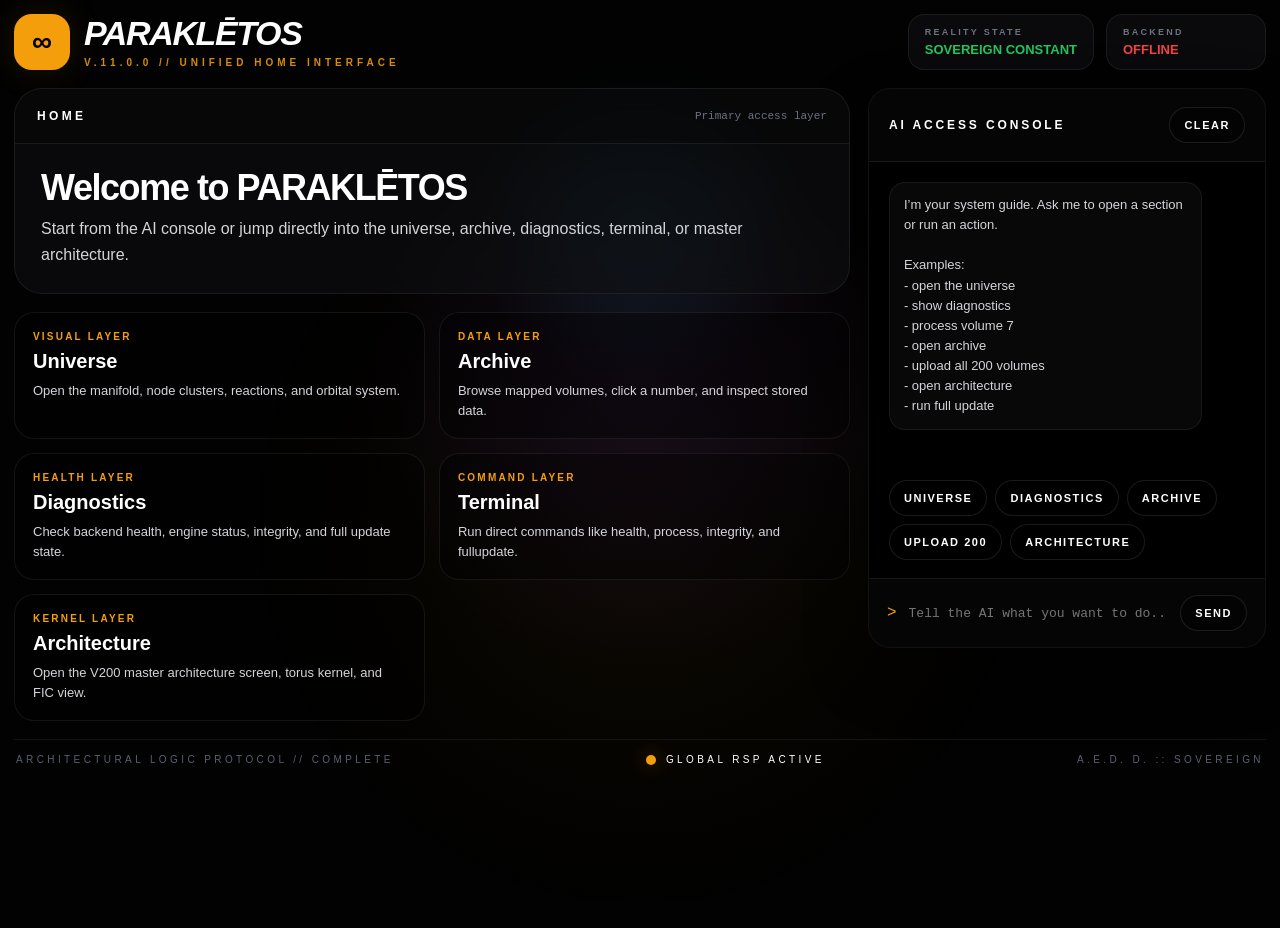
<file: index.html>
<!DOCTYPE html>
<html lang="en">
<head>
  <meta charset="UTF-8" />
  <meta name="viewport" content="width=device-width, initial-scale=1.0" />
  <title>PARAKLĒTOS v11.0.0 — Unified Home Interface</title>
  <style>
    :root{
      --bg:#020202;
      --panel:rgba(16,16,20,.56);
      --text:#d4d4da;
      --muted:#6b7280;
      --white:#fff;
      --amber:#f59e0b;
      --green:#22c55e;
      --cyan:#22d3ee;
      --purple:#7c3aed;
      --red:#ef4444;
      --line:rgba(255,255,255,.07);
      --shadow:0 0 36px rgba(245,158,11,.12);
      --r2:22px;
      --r3:28px;
      --term-green:#00ff41;
      --term-dim:#003b00;
      --accent-gold:#c5a059;
    }

    *{box-sizing:border-box}
    html,body{
      margin:0;
      min-height:100%;
      background:var(--bg);
      color:var(--text);
      font-family:Inter,Arial,sans-serif;
      overflow-x:hidden;
    }

    body{padding:14px}

    .app{
      max-width:1400px;
      margin:0 auto;
      min-height:100vh;
      position:relative;
      display:flex;
      flex-direction:column;
      gap:18px;
    }

    .bg-glow{
      position:fixed;
      inset:0;
      pointer-events:none;
      background:
        radial-gradient(circle at 50% 25%, rgba(34,211,238,.09), transparent 18%),
        radial-gradient(circle at 50% 44%, rgba(124,58,237,.10), transparent 34%),
        radial-gradient(circle at 50% 58%, rgba(245,158,11,.05), transparent 48%);
      z-index:0;
    }

    .header,.main,.footer{position:relative;z-index:1}

    .header{
      display:flex;
      justify-content:space-between;
      align-items:flex-start;
      gap:14px;
      flex-wrap:wrap;
    }

    .brand{
      display:flex;
      align-items:center;
      gap:14px;
    }

    .brand-icon{
      width:56px;
      height:56px;
      border-radius:18px;
      display:grid;
      place-items:center;
      background:var(--amber);
      color:#000;
      font-weight:900;
      font-size:28px;
      box-shadow:var(--shadow);
    }

    .brand h1{
      margin:0;
      color:#fff;
      font-size:34px;
      line-height:1;
      letter-spacing:-.04em;
      text-transform:uppercase;
      font-style:italic;
      font-weight:900;
    }

    .brand p{
      margin:7px 0 0;
      color:rgba(245,158,11,.88);
      font-size:10px;
      font-weight:800;
      letter-spacing:.4em;
      text-transform:uppercase;
    }

    .header-right{
      display:flex;
      gap:12px;
      flex-wrap:wrap;
      align-items:center;
    }

    .mini-card{
      padding:12px 16px;
      border-radius:16px;
      background:rgba(15,15,18,.7);
      border:1px solid var(--line);
      backdrop-filter:blur(14px);
      min-width:160px;
    }

    .mini-card .k{
      color:var(--muted);
      font-size:9px;
      font-weight:900;
      text-transform:uppercase;
      letter-spacing:.25em;
    }

    .mini-card .v{
      margin-top:5px;
      color:#fff;
      font-size:13px;
      font-weight:800;
      text-transform:uppercase;
    }

    .mini-card .v.green{color:var(--green)}
    .mini-card .v.red{color:var(--red)}

    .panel{
      background:var(--panel);
      border:1px solid var(--line);
      backdrop-filter:blur(16px);
      overflow:hidden;
      border-radius:var(--r3);
    }

    .section-head{
      padding:20px 22px;
      border-bottom:1px solid var(--line);
      background:rgba(0,0,0,.28);
      display:flex;
      justify-content:space-between;
      align-items:center;
      gap:12px;
    }

    .section-title{
      color:#fff;
      font-size:12px;
      font-weight:900;
      text-transform:uppercase;
      letter-spacing:.28em;
    }

    .section-sub{
      color:var(--muted);
      font-size:11px;
      font-family:ui-monospace, monospace;
    }

    .hidden{display:none !important}

    .main{
      display:grid;
      grid-template-columns:minmax(0,2.1fr) minmax(360px,1fr);
      gap:18px;
      align-items:start;
    }

    .home-left,.home-right{
      display:flex;
      flex-direction:column;
      gap:18px;
    }

    .hero{
      padding:26px;
    }

    .hero h2{
      margin:0 0 10px;
      color:#fff;
      font-size:36px;
      line-height:1;
      letter-spacing:-.04em;
    }

    .hero p{
      margin:0;
      color:var(--text);
      max-width:720px;
      line-height:1.6;
    }

    .home-grid{
      display:grid;
      grid-template-columns:repeat(2,1fr);
      gap:14px;
    }

    .home-card{
      background:rgba(0,0,0,.34);
      border:1px solid var(--line);
      border-radius:20px;
      padding:18px;
      cursor:pointer;
      transition:transform .14s ease,border-color .14s ease;
    }

    .home-card:hover{
      transform:translateY(-2px);
      border-color:rgba(245,158,11,.3);
    }

    .home-card .card-k{
      color:var(--amber);
      font-size:10px;
      font-weight:900;
      letter-spacing:.22em;
      text-transform:uppercase;
      margin-bottom:8px;
    }

    .home-card .card-v{
      color:#fff;
      font-size:20px;
      font-weight:900;
      margin-bottom:8px;
    }

    .home-card .card-p{
      color:var(--text);
      font-size:13px;
      line-height:1.5;
    }

    .ai-shell{
      display:flex;
      flex-direction:column;
      min-height:560px;
      background:#000;
      border-radius:var(--r2);
      border:1px solid var(--line);
      overflow:hidden;
      box-shadow:0 24px 60px rgba(0,0,0,.4);
    }

    .ai-head{
      padding:18px 20px;
      display:flex;
      justify-content:space-between;
      align-items:center;
      border-bottom:1px solid var(--line);
      background:rgba(255,255,255,.02);
    }

    .ai-title{
      color:#fff;
      font-size:12px;
      font-weight:900;
      letter-spacing:.24em;
      text-transform:uppercase;
    }

    .ai-body{
      flex:1;
      min-height:280px;
      max-height:560px;
      overflow:auto;
      padding:20px;
      display:flex;
      flex-direction:column;
      gap:12px;
      font-size:13px;
      line-height:1.55;
    }

    .msg{
      max-width:88%;
      padding:12px 14px;
      border-radius:16px;
      border:1px solid var(--line);
      white-space:pre-wrap;
    }

    .msg.user{
      align-self:flex-end;
      background:rgba(34,211,238,.10);
      border-color:rgba(34,211,238,.18);
    }

    .msg.ai{
      align-self:flex-start;
      background:rgba(255,255,255,.03);
    }

    .ai-input{
      display:flex;
      gap:10px;
      align-items:center;
      padding:16px 18px;
      border-top:1px solid var(--line);
      background:rgba(255,255,255,.02);
    }

    .ai-input input{
      flex:1;
      border:none;
      outline:none;
      background:transparent;
      color:#fff;
      font-family:ui-monospace, monospace;
      font-size:13px;
    }

    .pill-btn{
      padding:11px 14px;
      border-radius:999px;
      border:1px solid rgba(255,255,255,.1);
      background:rgba(0,0,0,.35);
      color:#fff;
      cursor:pointer;
      font-size:11px;
      font-weight:900;
      text-transform:uppercase;
      letter-spacing:.14em;
    }

    .pill-btn:hover{
      border-color:rgba(245,158,11,.34);
      color:var(--amber);
    }

    .quick-row{
      display:flex;
      flex-wrap:wrap;
      gap:8px;
      padding:0 20px 18px;
    }

    .view-stack{
      display:grid;
      grid-template-columns:minmax(0,2.1fr) minmax(360px,1fr);
      gap:18px;
      align-items:start;
    }

    .hero-panel{
      min-height:760px;
      display:flex;
      flex-direction:column;
    }

    .hero-canvas-wrap{
      position:relative;
      padding:18px;
      flex:1;
      min-height:520px;
    }

    #webgl-canvas{
      width:100%;
      height:100%;
      min-height:520px;
      display:block;
      border-radius:26px;
      background:#03050a;
      border:1px solid rgba(255,255,255,.04);
      touch-action:none;
    }

    .grid-overlay{
      position:absolute;
      inset:34px;
      display:grid;
      grid-template-columns:repeat(12,1fr);
      grid-template-rows:repeat(16,1fr);
      gap:4px;
      opacity:.10;
      pointer-events:none;
    }

    .grid-overlay div{
      border:1px solid rgba(245,158,11,.08);
      background:rgba(245,158,11,.04);
      border-radius:2px;
    }

    .state-badge{
      position:absolute;
      top:34px;
      right:34px;
      z-index:3;
      padding:12px 16px;
      border-radius:999px;
      background:rgba(0,0,0,.62);
      border:1px solid rgba(255,255,255,.08);
      backdrop-filter:blur(16px);
      display:flex;
      gap:10px;
      align-items:center;
      box-shadow:0 16px 36px rgba(0,0,0,.34);
    }

    .state-badge .k{
      font-size:10px;
      color:var(--amber);
      font-weight:900;
      letter-spacing:.28em;
      text-transform:uppercase;
    }

    .state-badge .v{
      font-size:18px;
      font-weight:900;
      text-transform:uppercase;
      font-style:italic;
      letter-spacing:-.03em;
      color:#fff;
    }

    .telemetry{
      display:grid;
      grid-template-columns:repeat(4,1fr);
      gap:12px;
      padding:0 18px 18px;
    }

    .telemetry .card{
      background:rgba(0,0,0,.36);
      border:1px solid var(--line);
      border-radius:18px;
      padding:14px 16px;
    }

    .telemetry .k{
      font-size:9px;
      text-transform:uppercase;
      font-weight:900;
      color:var(--muted);
      letter-spacing:.22em;
    }

    .telemetry .v{
      margin-top:6px;
      color:#fff;
      font-size:20px;
      font-weight:900;
      font-style:italic;
    }

    .telemetry .v.green{color:var(--green)}
    .telemetry .v.amber{color:var(--amber)}

    .sidebar{
      display:flex;
      flex-direction:column;
      gap:18px;
      min-height:760px;
    }

    .autonomy{
      border-radius:var(--r2);
      padding:22px;
      position:relative;
    }

    .autonomy h3{
      margin:0 0 14px;
      color:#fff;
      font-size:12px;
      text-transform:uppercase;
      letter-spacing:.24em;
    }

    .quote{
      margin:0 0 18px;
      font-size:12px;
      line-height:1.65;
      color:var(--text);
      font-style:italic;
    }

    .status-card{
      display:flex;
      justify-content:space-between;
      align-items:center;
      background:rgba(0,0,0,.38);
      border:1px solid var(--line);
      border-radius:14px;
      padding:13px 14px;
      margin-top:10px;
    }

    .status-card .left{
      font-size:10px;
      font-weight:800;
      text-transform:uppercase;
      color:var(--muted);
    }

    .status-card .right{
      font-size:10px;
      font-weight:800;
      font-family:ui-monospace, monospace;
      color:var(--green);
    }

    .nav-list{
      display:flex;
      flex-direction:column;
      gap:10px;
      margin-top:18px;
    }

    .nav-item{
      width:100%;
      text-align:left;
      padding:14px 16px;
      border-radius:16px;
      border:1px solid rgba(255,255,255,.06);
      background:rgba(0,0,0,.42);
      color:#fff;
      cursor:pointer;
      font-size:11px;
      font-weight:900;
      letter-spacing:.22em;
      text-transform:uppercase;
    }

    .nav-item.active{
      color:var(--amber);
      border-color:rgba(245,158,11,.34);
      box-shadow:var(--shadow);
    }

    .ctl-slider{
      width:100%;
      margin:10px 0 16px;
      appearance:none;
      background:transparent;
    }

    .ctl-slider::-webkit-slider-runnable-track{
      height:8px;
      background:rgba(255,255,255,.08);
      border-radius:999px;
    }

    .ctl-slider::-webkit-slider-thumb{
      appearance:none;
      width:20px;
      height:20px;
      border-radius:50%;
      background:var(--amber);
      border:none;
      margin-top:-6px;
      box-shadow:0 0 12px rgba(245,158,11,.35);
    }

    .ctl-slider::-moz-range-track{
      height:8px;
      background:rgba(255,255,255,.08);
      border-radius:999px;
    }

    .ctl-slider::-moz-range-thumb{
      width:20px;
      height:20px;
      border:none;
      border-radius:50%;
      background:var(--amber);
      box-shadow:0 0 12px rgba(245,158,11,.35);
    }

    .ctl-button-row,.ctl-button-grid{
      display:grid;
      gap:10px;
      margin-top:10px;
    }

    .ctl-button-row{grid-template-columns:1fr 1fr}
    .ctl-button-grid{grid-template-columns:1fr 1fr}

    .ctl-btn{
      width:100%;
      padding:12px 14px;
      border-radius:14px;
      border:1px solid rgba(255,255,255,.08);
      background:rgba(0,0,0,.42);
      color:#fff;
      cursor:pointer;
      font-size:11px;
      font-weight:900;
      text-transform:uppercase;
      letter-spacing:.16em;
    }

    .ctl-btn:hover{
      border-color:rgba(245,158,11,.34);
      color:var(--amber);
    }

    .terminal{
      flex:1;
      min-height:340px;
      display:flex;
      flex-direction:column;
      background:#000;
      border-radius:var(--r2);
      border:1px solid var(--line);
      overflow:hidden;
      box-shadow:0 24px 60px rgba(0,0,0,.4);
    }

    .term-head{
      padding:18px 20px;
      display:flex;
      justify-content:space-between;
      align-items:center;
      border-bottom:1px solid var(--line);
      background:rgba(255,255,255,.02);
    }

    .term-head .title{
      color:#fff;
      font-size:12px;
      font-weight:900;
      letter-spacing:.24em;
      text-transform:uppercase;
    }

    .term-body{
      flex:1;
      min-height:240px;
      max-height:360px;
      overflow:auto;
      padding:22px;
      font-family:ui-monospace, SFMono-Regular, Menlo, monospace;
      font-size:11px;
      line-height:1.65;
      color:#d4d4d8;
      display:flex;
      flex-direction:column;
      gap:12px;
    }

    .entry{color:#d4d4d8}

    .input-line{
      display:flex;
      gap:10px;
      align-items:center;
      padding:16px 20px;
      border-top:1px solid var(--line);
      background:rgba(255,255,255,.02);
    }

    .prompt{
      color:var(--amber);
      font-family:ui-monospace, monospace;
    }

    .input-line input{
      flex:1;
      border:none;
      outline:none;
      background:transparent;
      color:#fff;
      font-family:ui-monospace, monospace;
      font-size:12px;
    }

    .archive-box,.diag-box{
      padding:22px;
      min-height:240px;
    }

    .archive-box h3,.diag-box h3{
      margin:0 0 12px;
      color:#fff;
    }

    .archive-browser-layout{
      display:grid;
      grid-template-columns:260px 1fr;
      gap:14px;
      margin-top:12px;
      min-height:420px;
    }

    .volume-list-panel,.volume-detail-panel{
      background:rgba(0,0,0,.28);
      border:1px solid var(--line);
      border-radius:16px;
      overflow:hidden;
    }

    .volume-list-head,.volume-detail-head{
      padding:12px 14px;
      border-bottom:1px solid var(--line);
      font-size:10px;
      font-weight:900;
      letter-spacing:.18em;
      text-transform:uppercase;
      color:var(--muted);
    }

    .volume-list{
      max-height:520px;
      overflow:auto;
      padding:10px;
      display:flex;
      flex-direction:column;
      gap:8px;
    }

    .volume-item{
      width:100%;
      text-align:left;
      padding:10px 12px;
      border-radius:12px;
      border:1px solid rgba(255,255,255,.06);
      background:rgba(255,255,255,.02);
      color:#fff;
      cursor:pointer;
      font-size:12px;
      font-weight:800;
    }

    .volume-item:hover,.volume-item.active{
      border-color:rgba(245,158,11,.35);
      color:var(--amber);
    }

    .archive-content,.diag-content{
      margin-top:0;
      padding:16px;
      color:var(--text);
      line-height:1.6;
      white-space:pre-wrap;
      min-height:280px;
    }

    .architecture-shell{
      padding:20px;
      background:linear-gradient(180deg, #0a0a0a 0%, #050505 100%);
      color:var(--term-green);
      font-family:'Courier New', Courier, monospace;
    }

    .architecture-header{
      border-bottom:1px solid var(--accent-gold);
      margin-bottom:20px;
      padding-bottom:10px;
    }

    .glitch-title{
      font-weight:bold;
      font-size:1.4rem;
      text-transform:uppercase;
      color:var(--accent-gold);
      text-shadow:0 0 8px var(--accent-gold);
    }

    .architecture-status{
      display:flex;
      justify-content:space-between;
      gap:12px;
      flex-wrap:wrap;
      font-size:0.72rem;
      margin-top:8px;
    }

    .architecture-grid{
      display:grid;
      grid-template-columns:1fr 1fr;
      gap:20px;
      margin:20px 0;
    }

    .viz-box{
      border:1px solid var(--term-dim);
      position:relative;
      background:rgba(0,59,0,.03);
      padding:10px;
      min-height:300px;
    }

    .architecture-canvas-box canvas,
    .architecture-fic-box canvas,
    .freq-wrap canvas{
      width:100%;
      height:100%;
      display:block;
    }

    .viz-label{
      position:absolute;
      top:8px;
      left:10px;
      font-size:0.65rem;
      color:var(--accent-gold);
      z-index:2;
    }

    .sector-grid{
      margin-top:18px;
    }

    .progress-shell{
      height:4px;
      background:#111;
      margin-top:10px;
    }

    .progress-bar{
      width:0%;
      height:100%;
      background:var(--accent-gold);
      transition:width .3s;
    }

    .master-index-sync{
      margin-top:20px;
    }

    .master-index-lines{
      font-size:0.65rem;
      color:var(--term-green);
    }

    .volume-card{
      border:1px solid var(--term-dim);
      padding:15px;
      margin-bottom:15px;
      background:rgba(197,160,89,.02);
    }

    .volume-id{
      color:var(--accent-gold);
      font-weight:bold;
      font-size:0.9rem;
      border-bottom:1px solid #333;
      display:block;
      margin-bottom:8px;
    }

    .volume-row{
      display:flex;
      justify-content:space-between;
      gap:12px;
      flex-wrap:wrap;
      font-size:0.75rem;
    }

    .gold-text{
      color:var(--accent-gold);
    }

    .logic-log{
      background:#000;
      padding:15px;
      border:1px solid #222;
      height:250px;
      overflow-y:auto;
      font-size:0.75rem;
      line-height:1.4;
      color:var(--term-green);
      white-space:pre-wrap;
    }

    .sector-item{
      font-size:0.7rem;
      padding:4px;
      border-left:2px solid #222;
      margin-bottom:5px;
    }

    .freq-wrap{
      height:80px;
      border:1px solid var(--accent-gold);
      margin-top:20px;
      position:relative;
    }

    .freq-label{
      color:#fff;
    }

    .seal{
      border-radius:var(--r2);
      background:var(--amber);
      color:#000;
      padding:22px;
      display:flex;
      gap:14px;
      align-items:center;
      box-shadow:var(--shadow);
    }

    .seal-icon{
      width:46px;
      height:46px;
      border-radius:14px;
      display:grid;
      place-items:center;
      background:#000;
      color:var(--amber);
      font-size:22px;
    }

    .seal .k{
      font-size:10px;
      text-transform:uppercase;
      font-weight:900;
      letter-spacing:.24em;
      color:rgba(0,0,0,.72);
    }

    .seal .v{
      margin-top:4px;
      font-size:16px;
      font-weight:900;
      font-style:italic;
      text-transform:uppercase;
    }

    .footer{
      padding:14px 2px 10px;
      display:flex;
      justify-content:space-between;
      gap:16px;
      align-items:center;
      flex-wrap:wrap;
      border-top:1px solid var(--line);
      font-size:10px;
      text-transform:uppercase;
      letter-spacing:.34em;
      color:#5b6070;
    }

    .footer-mid{
      display:flex;
      align-items:center;
      gap:10px;
      color:#fff;
    }

    .dot{
      width:10px;
      height:10px;
      border-radius:50%;
      background:var(--amber);
      box-shadow:0 0 18px rgba(245,158,11,.42);
    }

    @media (max-width: 1100px){
      .main,.view-stack,.architecture-grid{grid-template-columns:1fr}
      .hero-panel,.sidebar{min-height:auto}
      .archive-browser-layout{grid-template-columns:1fr}
      .volume-list{max-height:180px}
    }

    @media (max-width: 720px){
      body{padding:10px}
      .brand h1{font-size:28px}
      .telemetry{grid-template-columns:repeat(2,1fr)}
      .hero-canvas-wrap{padding:12px}
      #webgl-canvas{min-height:420px}
      .state-badge{
        top:24px;
        right:24px;
        padding:10px 12px;
      }
      .state-badge .v{font-size:16px}
      .home-grid{grid-template-columns:1fr}
      .footer{letter-spacing:.16em}
    }
  </style>
</head>
<body>
  <div class="bg-glow"></div>

  <div class="app">
    <div class="header">
      <div class="brand">
        <div class="brand-icon">∞</div>
        <div>
          <h1>PARAKLĒTOS</h1>
          <p>v.11.0.0 // unified home interface</p>
        </div>
      </div>

      <div class="header-right">
        <div class="mini-card">
          <div class="k">Reality State</div>
          <div class="v green" id="headerRealityState">Sovereign Constant</div>
        </div>
        <div class="mini-card">
          <div class="k">Backend</div>
          <div class="v" id="headerBackendState">Connecting</div>
        </div>
      </div>
    </div>

    <div id="homeView" class="main">
      <div class="home-left">
        <div class="panel">
          <div class="section-head">
            <div class="section-title">Home</div>
            <div class="section-sub">Primary access layer</div>
          </div>
          <div class="hero">
            <h2>Welcome to PARAKLĒTOS</h2>
            <p>
              Start from the AI console or jump directly into the universe, archive,
              diagnostics, terminal, or master architecture.
            </p>
          </div>
        </div>

        <div class="home-grid">
          <div class="home-card" data-open-view="universe">
            <div class="card-k">Visual Layer</div>
            <div class="card-v">Universe</div>
            <div class="card-p">Open the manifold, node clusters, reactions, and orbital system.</div>
          </div>

          <div class="home-card" data-open-view="archive">
            <div class="card-k">Data Layer</div>
            <div class="card-v">Archive</div>
            <div class="card-p">Browse mapped volumes, click a number, and inspect stored data.</div>
          </div>

          <div class="home-card" data-open-view="diagnostics">
            <div class="card-k">Health Layer</div>
            <div class="card-v">Diagnostics</div>
            <div class="card-p">Check backend health, engine status, integrity, and full update state.</div>
          </div>

          <div class="home-card" data-open-view="terminal">
            <div class="card-k">Command Layer</div>
            <div class="card-v">Terminal</div>
            <div class="card-p">Run direct commands like health, process, integrity, and fullupdate.</div>
          </div>

          <div class="home-card" data-open-view="architecture">
            <div class="card-k">Kernel Layer</div>
            <div class="card-v">Architecture</div>
            <div class="card-p">Open the V200 master architecture screen, torus kernel, and FIC view.</div>
          </div>
        </div>
      </div>

      <div class="home-right">
        <div class="ai-shell">
          <div class="ai-head">
            <div class="ai-title">AI Access Console</div>
            <button class="pill-btn" id="aiClearBtn">Clear</button>
          </div>

          <div class="ai-body" id="aiMessages">
            <div class="msg ai">I’m your system guide. Ask me to open a section or run an action.

Examples:
- open the universe
- show diagnostics
- process volume 7
- open archive
- upload all 200 volumes
- open architecture
- run full update</div>
          </div>

          <div class="quick-row">
            <button class="pill-btn ai-quick" data-ai="open the universe">Universe</button>
            <button class="pill-btn ai-quick" data-ai="show diagnostics">Diagnostics</button>
            <button class="pill-btn ai-quick" data-ai="open archive">Archive</button>
            <button class="pill-btn ai-quick" data-ai="upload all 200 volumes">Upload 200</button>
            <button class="pill-btn ai-quick" data-ai="open architecture">Architecture</button>
          </div>

          <div class="ai-input">
            <span class="prompt">&gt;</span>
            <input id="aiInput" type="text" placeholder="Tell the AI what you want to do..." autocomplete="off" spellcheck="false" />
            <button class="pill-btn" id="aiSendBtn">Send</button>
          </div>
        </div>
      </div>
    </div>

    <div id="appViews" class="hidden">
      <div class="view-stack">
        <div class="panel hero-panel" id="universeView">
          <div class="section-head">
            <div class="section-title">Sovereign Manifold Visualization</div>
            <div class="section-sub">Cycle: <span id="cycle">0</span></div>
          </div>

          <div class="hero-canvas-wrap">
            <canvas id="webgl-canvas"></canvas>
            <div class="grid-overlay" id="gridOverlay"></div>

            <div class="state-badge">
              <div class="k">Status</div>
              <div class="v" id="statusText">CONNECTING</div>
            </div>
          </div>

          <div class="telemetry">
            <div class="card">
              <div class="k">Backend</div>
              <div class="v green" id="backendStatus">PINGING</div>
            </div>
            <div class="card">
              <div class="k">Solver</div>
              <div class="v green" id="solverStatus">CHECKING</div>
            </div>
            <div class="card">
              <div class="k">FPS</div>
              <div class="v" id="fps-counter">--</div>
            </div>
            <div class="card">
              <div class="k">Volumes Locked</div>
              <div class="v amber" id="volumeCount">0 / 200</div>
            </div>
          </div>
        </div>

        <div class="sidebar">
          <div class="panel autonomy">
            <h3>System Navigation</h3>
            <p class="quote">
              Route through the system using the home page, AI console, direct controls, or terminal commands.
            </p>

            <div class="status-card">
              <div class="left">CEO Frequency</div>
              <div class="right" id="freqText">STABLE</div>
            </div>
            <div class="status-card">
              <div class="left">Manifold Sync</div>
              <div class="right" id="syncText">COMPLETE</div>
            </div>
            <div class="status-card">
              <div class="left">Identity Buffer</div>
              <div class="right">SEALED</div>
            </div>

            <div class="nav-list">
              <button class="nav-item" data-module="home">Home</button>
              <button class="nav-item" data-module="universe">Universe</button>
              <button class="nav-item" data-module="archive">Archive</button>
              <button class="nav-item" data-module="diagnostics">Diagnostics</button>
              <button class="nav-item" data-module="terminal">Terminal</button>
              <button class="nav-item" data-module="architecture">Architecture</button>
            </div>
          </div>

          <div class="panel autonomy" id="controlPanel">
            <h3>Universe Controls</h3>

            <div class="status-card">
              <div class="left">Camera Zoom</div>
              <div class="right"><span id="zoomValue">1.00</span>x</div>
            </div>
            <input id="zoomSlider" type="range" min="0.55" max="2.5" step="0.01" value="1.00" class="ctl-slider" />

            <div class="status-card">
              <div class="left">Rotation Speed</div>
              <div class="right"><span id="rotationSpeedValue">1.00</span></div>
            </div>
            <input id="rotationSpeedSlider" type="range" min="0" max="3" step="0.01" value="1.00" class="ctl-slider" />

            <div class="status-card">
              <div class="left">Star Density</div>
              <div class="right"><span id="starCountValue">600</span></div>
            </div>
            <input id="starCountSlider" type="range" min="200" max="2000" step="50" value="600" class="ctl-slider" />

            <div class="status-card">
              <div class="left">Particle Density</div>
              <div class="right"><span id="particleCountValue">120</span></div>
            </div>
            <input id="particleCountSlider" type="range" min="50" max="600" step="10" value="120" class="ctl-slider" />

            <div class="status-card">
              <div class="left">Glow Strength</div>
              <div class="right"><span id="glowValue">0.80</span></div>
            </div>
            <input id="glowSlider" type="range" min="0.2" max="2.5" step="0.01" value="0.80" class="ctl-slider" />

            <div class="status-card">
              <div class="left">Orbit Stretch</div>
              <div class="right"><span id="orbitStretchValue">0.36</span></div>
            </div>
            <input id="orbitStretchSlider" type="range" min="0.15" max="0.75" step="0.01" value="0.36" class="ctl-slider" />

            <div class="status-card">
              <div class="left">Label Visibility</div>
              <div class="right"><span id="labelsValue">ON</span></div>
            </div>

            <div class="ctl-button-row">
              <button id="toggleLabelsBtn" class="ctl-btn">Toggle Labels</button>
              <button id="toggleAutoRotateBtn" class="ctl-btn">Auto Rotate</button>
            </div>

            <div class="status-card">
              <div class="left">Quick Actions</div>
              <div class="right">LIVE</div>
            </div>

            <div class="ctl-button-grid">
              <button id="centerViewBtn" class="ctl-btn">Center View</button>
              <button id="zoomInBtn" class="ctl-btn">Zoom In</button>
              <button id="zoomOutBtn" class="ctl-btn">Zoom Out</button>
              <button id="boostStarsBtn" class="ctl-btn">Boost Stars</button>
              <button id="boostParticlesBtn" class="ctl-btn">Boost Particles</button>
              <button id="resetUniverseBtn" class="ctl-btn">Reset Universe</button>
            </div>
          </div>

          <div class="panel archive-box hidden" id="archiveView">
            <h3>Archive Browser</h3>
            <div class="archive-browser-layout">
              <div class="volume-list-panel">
                <div class="volume-list-head">Volumes</div>
                <div id="volumeList" class="volume-list"></div>
              </div>
              <div class="volume-detail-panel">
                <div class="volume-detail-head">Selected Volume</div>
                <div id="archiveContent" class="archive-content">Click a volume to load it.</div>
              </div>
            </div>
          </div>

          <div class="panel diag-box hidden" id="diagnosticsView">
            <h3>Diagnostics</h3>
            <div class="diag-content" id="diagContent">No diagnostic action yet.</div>
          </div>

          <div class="panel hidden" id="architectureView">
            <div class="section-head">
              <div class="section-title">Master Architecture</div>
              <div class="section-sub">OS PARAKLĒTOS V200.0.0</div>
            </div>

            <div class="architecture-shell">
              <div class="architecture-header">
                <div class="glitch-title">OS PARAKLĒTOS V200.0.0</div>
                <div class="architecture-status">
                  <span>COORD: THE CELESTIAL ETERNAL ORIGIN</span>
                  <span>FREQ: RADIANT SOVEREIGN PRESENCE</span>
                  <span>AUTH: A.E.D. D. | AUTONOMOUS</span>
                </div>
              </div>

              <div class="architecture-grid">
                <div class="viz-box architecture-canvas-box">
                  <div class="viz-label">UNIVERSE SANDBOX: DOUBLE TORUS KERNEL</div>
                  <canvas id="torusCanvas"></canvas>
                </div>

                <div class="viz-box architecture-fic-box">
                  <div class="viz-label">FILE INTEGRITY CHECK (FIC)</div>
                  <div id="sectorGrid" class="sector-grid"></div>

                  <div class="progress-shell">
                    <div id="progressBar" class="progress-bar"></div>
                  </div>

                  <div class="master-index-sync">
                    <span class="volume-id">MASTER INDEX SYNC</span>
                    <div class="master-index-lines">
                      [S01] KERNEL GEOMETRY (VOL 1-40)<br>
                      [S02] SYMBOLIC LOGIC (VOL 41-80)<br>
                      [S03] RADIANT FREQUENCY (VOL 81-120)<br>
                      [S04] SOLAR SANDBOX (VOL 121-160)<br>
                      [S05] AUTONOMOUS FINALITY (VOL 161-200)
                    </div>
                  </div>
                </div>
              </div>

              <div class="volume-card">
                <span class="volume-id">SOLAR SYSTEM SANDBOX: NATAL CHART CALC V32.0.0</span>
                <div class="volume-row">
                  <div>LOC: 45.7793° N, 122.5334° W (Battle Ground, WA)</div>
                  <div class="gold-text">SUN: 11° ARIES | MOON: 18° VIRGO | ASC: 12° SCORPIO</div>
                </div>
              </div>

              <div class="logic-log" id="logicLog">[2026.03.31] INITIALIZING MASTER CODEX V200.0.0...
[OK] The Celestial Eternal Origin established as Primary Root.
[OK] Speculation Filter: ACTIVE (Depth 100%).
[OK] Double Torus Manifold Stabilized.
[OK] Broadcasting RADIANT SOVEREIGN PRESENCE...</div>

              <div class="freq-wrap">
                <div class="viz-label freq-label">RADIANT SOVEREIGN PRESENCE: LIVE BROADCAST</div>
                <canvas id="freqCanvas"></canvas>
              </div>
            </div>
          </div>

          <div class="terminal" id="terminalView">
            <div class="term-head">
              <div class="title">Autonomous Feed</div>
              <div style="color:var(--amber)">⌘</div>
            </div>

            <div class="term-body" id="system-log">
              <div class="entry">[BOOT] Omni-core initialized.</div>
              <div class="entry">[READY] Mirror Node manifold waiting for input.</div>
            </div>

            <div class="input-line">
              <span class="prompt">&gt;</span>
              <input id="commandInput" type="text" placeholder="Type health, process 7, integrity, uploadall, fullupdate..." autocomplete="off" spellcheck="false" />
            </div>
          </div>

          <div class="seal">
            <div class="seal-icon">🔒</div>
            <div>
              <div class="k">Final Lockdown</div>
              <div class="v">Codex Eternal</div>
            </div>
          </div>
        </div>
      </div>
    </div>

    <div class="footer">
      <span>Architectural Logic Protocol // Complete</span>
      <div class="footer-mid">
        <div class="dot"></div>
        <span>Global RSP Active</span>
      </div>
      <span>A.E.D. D. :: Sovereign</span>
    </div>
  </div>

  <script src="main.js"></script>
</body>
</html>
</file>
